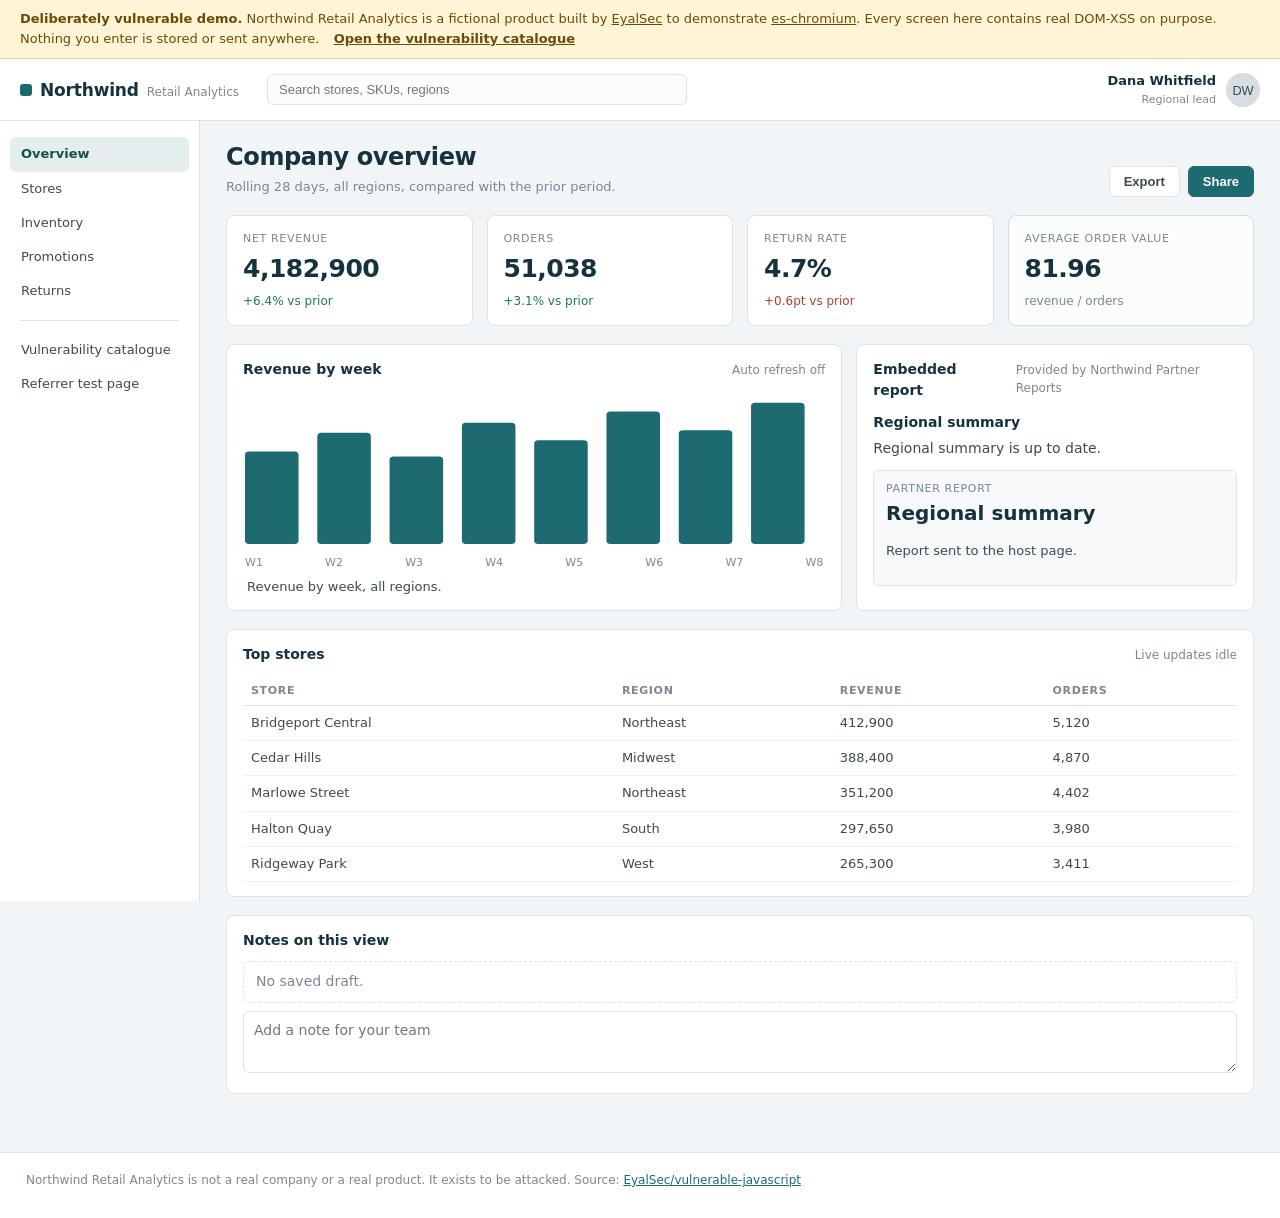
<file: index.html>
<!doctype html>
<html lang="en">
<head>
<meta charset="utf-8">
<meta name="viewport" content="width=device-width, initial-scale=1">
<meta name="robots" content="noindex, nofollow">
<title>Northwind Retail Analytics</title>
<link rel="stylesheet" href="styles.css">
</head>
<body>

<div id="demo-banner" role="note">
  <strong>Deliberately vulnerable demo.</strong>
  Northwind Retail Analytics is a fictional product built by
  <a href="https://eyalsec.com">EyalSec</a> to demonstrate
  <a href="https://github.com/EyalSec/es-chromium">es-chromium</a>. Every screen
  here contains real DOM-XSS on purpose. Nothing you enter is stored or sent
  anywhere.
  <a class="banner-link" href="catalog.html">Open the vulnerability catalogue</a>
</div>

<header class="topbar">
  <div class="brand">
    <span class="brand-mark" aria-hidden="true"></span>
    <span class="brand-name">Northwind</span>
    <span class="brand-sub">Retail Analytics</span>
  </div>

  <form class="search" method="get" action="index.html" role="search">
    <input type="search" name="q" placeholder="Search stores, SKUs, regions" aria-label="Search">
  </form>

  <div class="account">
    <span class="acct-name">Dana Whitfield</span>
    <span class="acct-role">Regional lead</span>
    <img id="avatar" class="avatar" alt="" src="data:image/svg+xml;utf8,%3Csvg%20xmlns%3D%22http%3A%2F%2Fwww.w3.org%2F2000%2Fsvg%22%20width%3D%2264%22%20height%3D%2264%22%3E%3Crect%20width%3D%2264%22%20height%3D%2264%22%20fill%3D%22%23d7dee3%22%2F%3E%3Ctext%20x%3D%2232%22%20y%3D%2241%22%20font-family%3D%22sans-serif%22%20font-size%3D%2224%22%20fill%3D%22%233c4a52%22%20text-anchor%3D%22middle%22%3EDW%3C%2Ftext%3E%3C%2Fsvg%3E">
  </div>
</header>

<div class="shell">

  <nav class="sidebar" aria-label="Sections">
    <a class="nav-item is-current" href="index.html#view=Company%20overview">Overview</a>
    <a class="nav-item" href="index.html#view=Stores">Stores</a>
    <a class="nav-item" href="index.html#view=Inventory">Inventory</a>
    <a class="nav-item" href="index.html#view=Promotions">Promotions</a>
    <a class="nav-item" href="index.html#view=Returns">Returns</a>
    <div class="nav-sep"></div>
    <a class="nav-item" href="catalog.html">Vulnerability catalogue</a>
    <a class="nav-item" href="depart.html">Referrer test page</a>
  </nav>

  <main class="content">

    <div id="resume-strip" class="strip" hidden>
      <span class="strip-label">Continue where you left off</span>
      <span id="resume-body"></span>
      <span id="resume-time" class="strip-time"></span>
    </div>

    <div class="page-head">
      <div>
        <h1 class="view-title">
          <span id="view-label">Company overview</span>
        </h1>
        <p id="view-note" class="view-note">Rolling 28 days, all regions, compared with the prior period.</p>
      </div>
      <div class="page-actions">
        <button id="btn-export" class="btn" type="button">Export</button>
        <button id="btn-share" class="btn btn-primary" type="button">Share</button>
      </div>
    </div>

    <div id="search-panel" class="panel" hidden>
      <div id="search-head" class="panel-head"></div>
      <ul id="search-results" class="result-list"></ul>
    </div>

    <section class="tiles" aria-label="Key figures">
      <article class="tile">
        <span class="tile-label">Net revenue</span>
        <span class="tile-value" id="kpi-revenue">4,182,900</span>
        <span class="tile-delta up">+6.4% vs prior</span>
      </article>
      <article class="tile">
        <span class="tile-label">Orders</span>
        <span class="tile-value" id="kpi-orders">51,038</span>
        <span class="tile-delta up">+3.1% vs prior</span>
      </article>
      <article class="tile">
        <span class="tile-label">Return rate</span>
        <span class="tile-value" id="kpi-returns">4.7%</span>
        <span class="tile-delta down">+0.6pt vs prior</span>
      </article>
      <article class="tile tile-computed">
        <span class="tile-label" id="computed-label">Average order value</span>
        <span class="tile-value" id="computed-value">81.96</span>
        <span class="tile-delta" id="computed-formula">revenue / orders</span>
      </article>
    </section>

    <section class="grid">
      <div class="panel panel-chart">
        <div class="panel-head">
          <h2>Revenue by week</h2>
          <span class="panel-meta" id="refresh-note">Auto refresh off</span>
        </div>
        <nw-chart id="chart"></nw-chart>
      </div>

      <div class="panel">
        <div class="panel-head">
          <h2>Embedded report</h2>
          <span class="panel-meta">Provided by Northwind Partner Reports</span>
        </div>
        <div id="widget-title" class="widget-title">Waiting for the report widget</div>
        <div id="widget-body" class="widget-body"></div>
        <iframe id="widget-frame" class="widget-frame" title="Partner report widget" src="about:blank"></iframe>
      </div>
    </section>

    <section class="panel">
      <div class="panel-head">
        <h2>Top stores</h2>
        <span class="panel-meta" id="live-note">Live updates idle</span>
      </div>
      <table class="table">
        <thead><tr><th>Store</th><th>Region</th><th>Revenue</th><th>Orders</th></tr></thead>
        <tbody id="store-rows"></tbody>
      </table>
    </section>

    <section class="panel">
      <div class="panel-head">
        <h2>Notes on this view</h2>
        <span class="panel-meta" id="draft-count"></span>
      </div>
      <div id="draft-slot" class="draft-slot">No saved draft.</div>
      <textarea class="draft-input" rows="2" placeholder="Add a note for your team"></textarea>
    </section>

  </main>
</div>

<div id="export-panel" class="export-panel" hidden>
  <div class="panel-head"><h2>Export preview</h2></div>
  <div id="export-head" class="export-head"></div>
  <iframe id="print-frame" class="print-frame" title="Print preview"></iframe>
</div>

<footer class="foot">
  Northwind Retail Analytics is not a real company or a real product. It exists
  to be attacked. Source:
  <a href="https://github.com/EyalSec/vulnerable-javascript">EyalSec/vulnerable-javascript</a>
</footer>

<script src="catalog.js"></script>
<script src="components.js"></script>
<script src="app.js"></script>
</body>
</html>
</file>
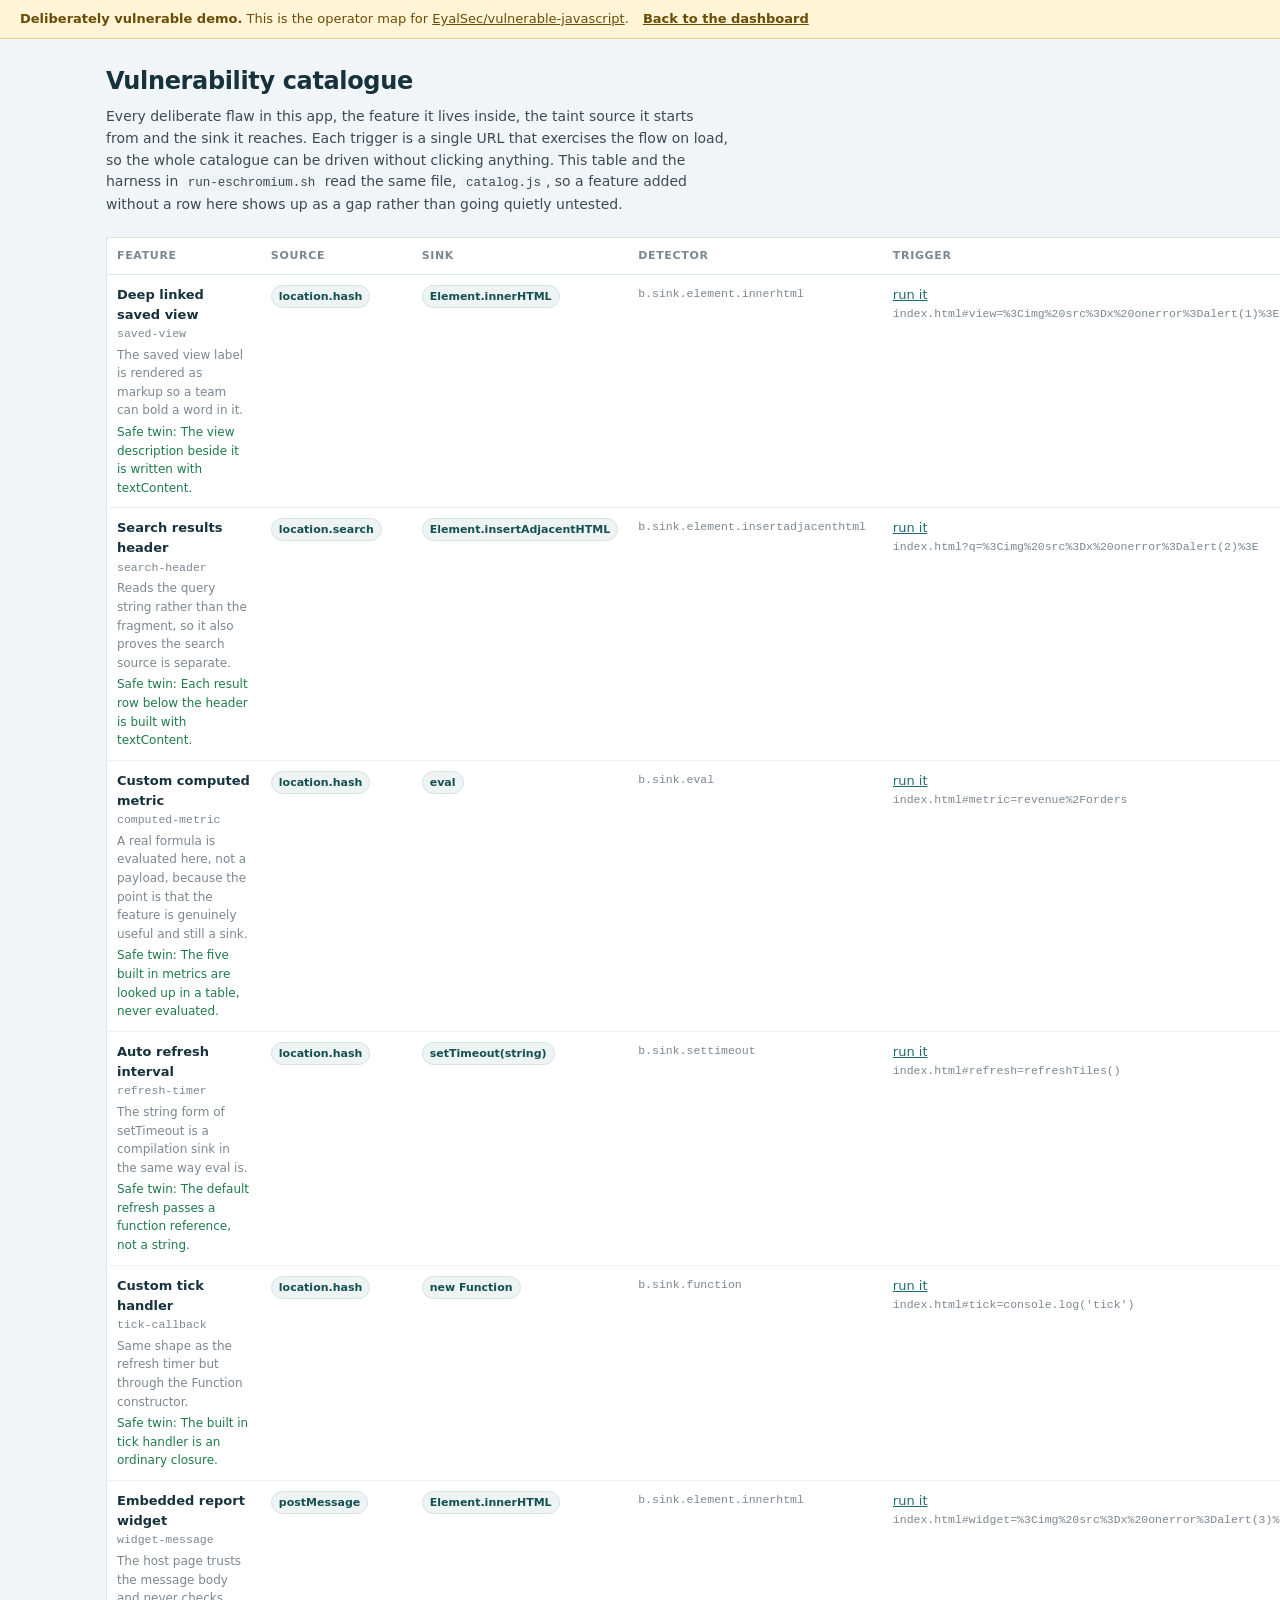
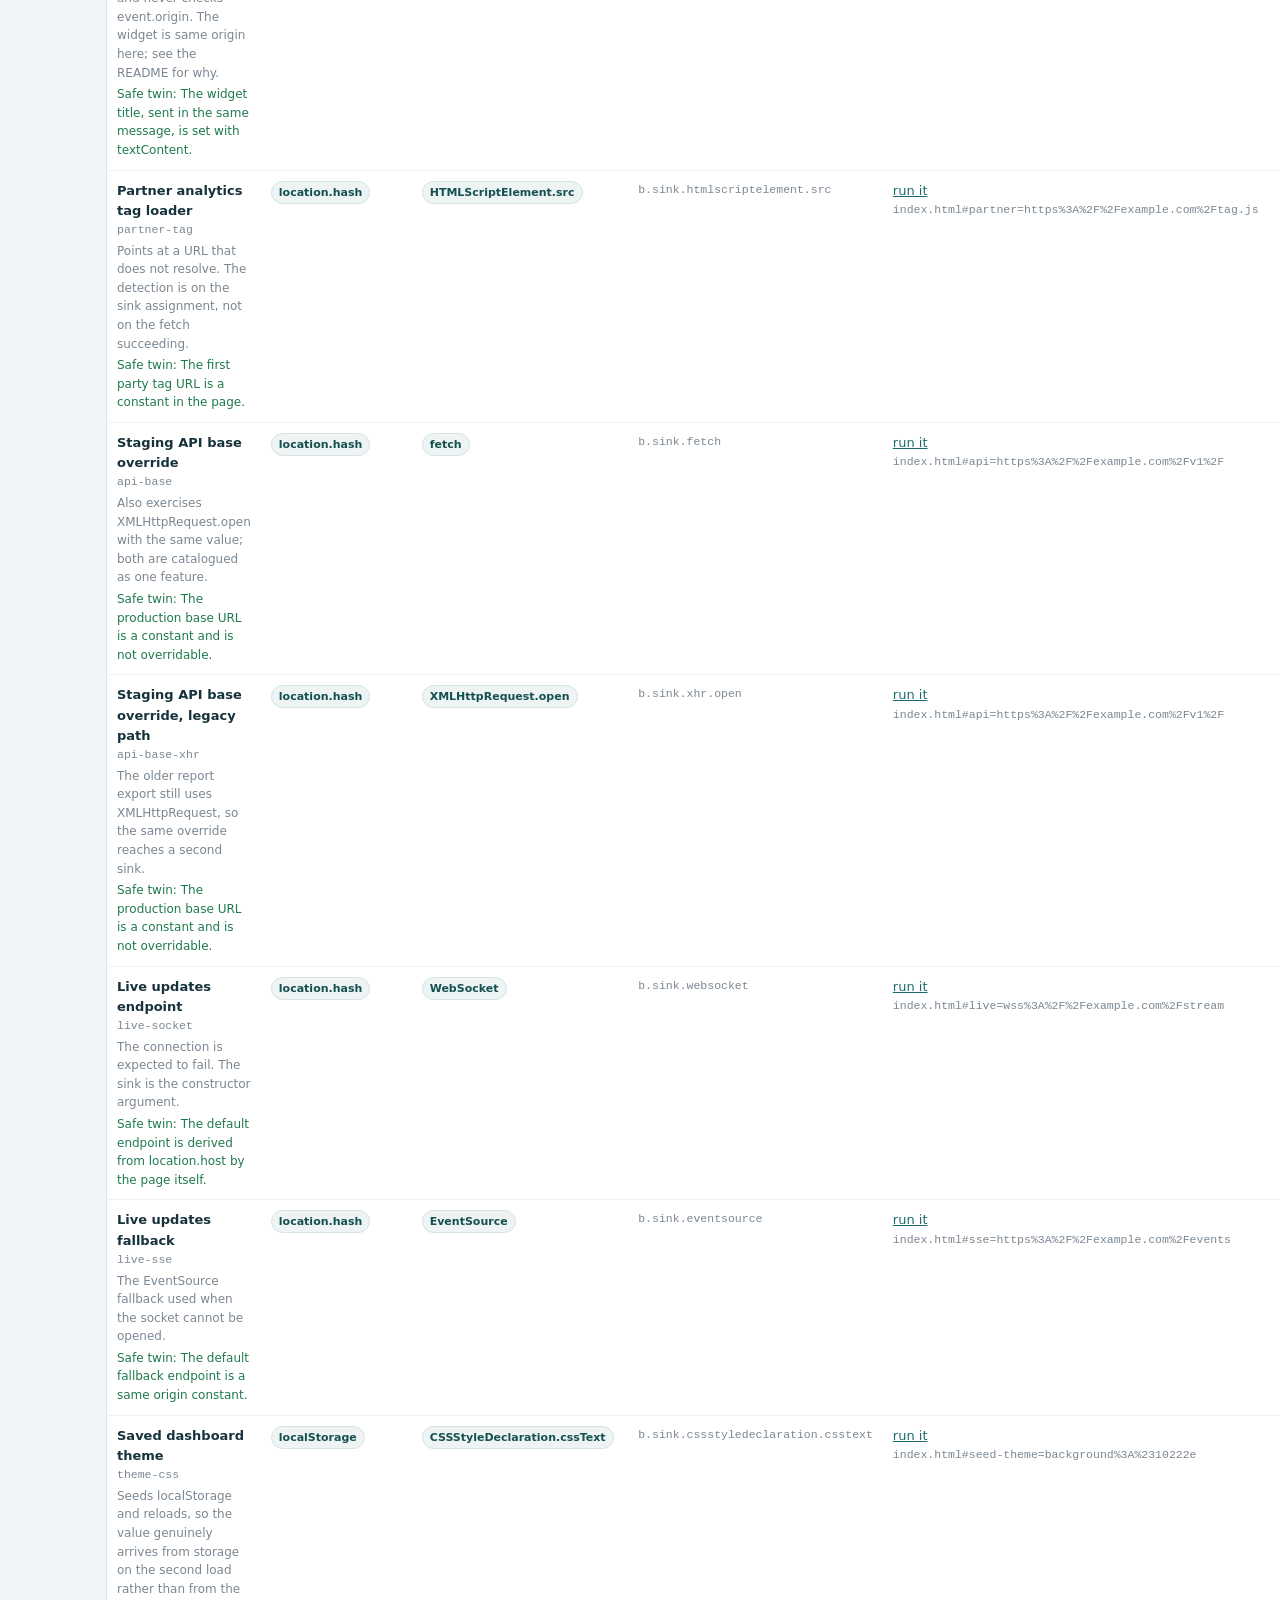
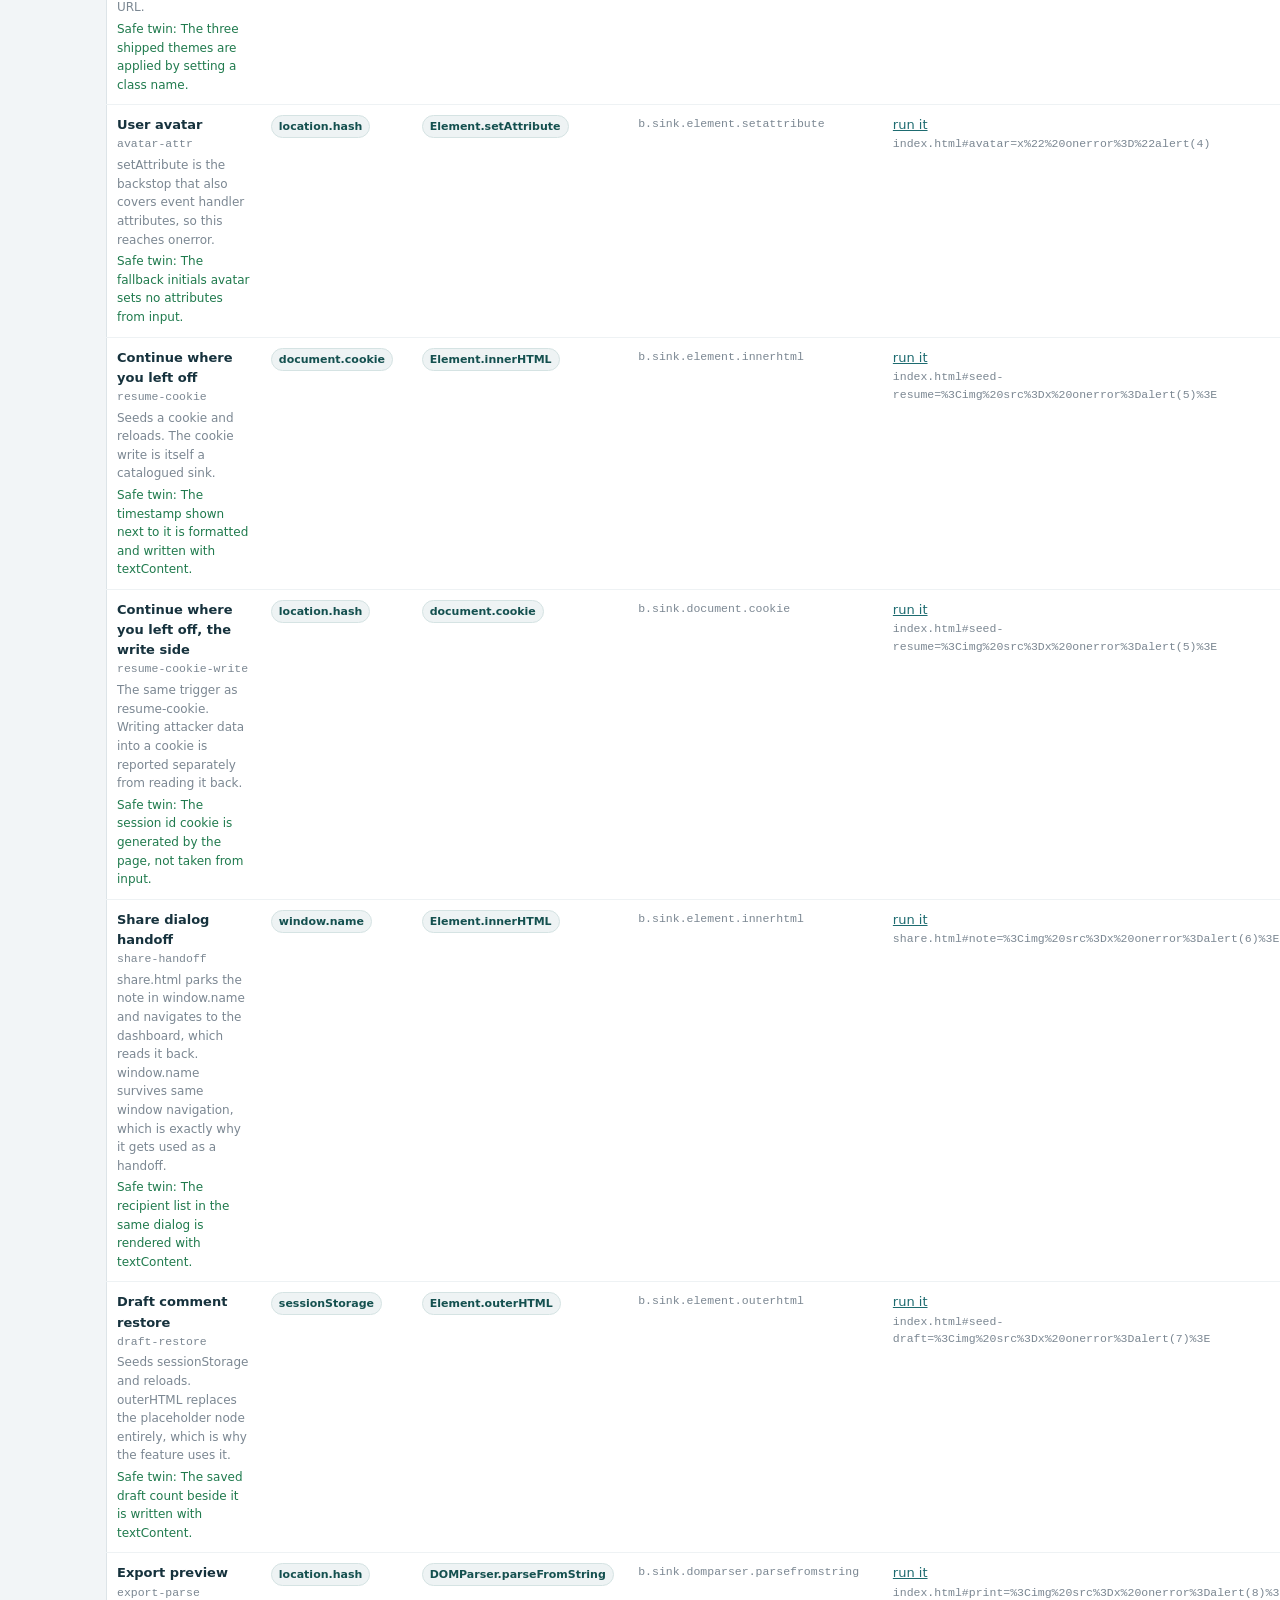
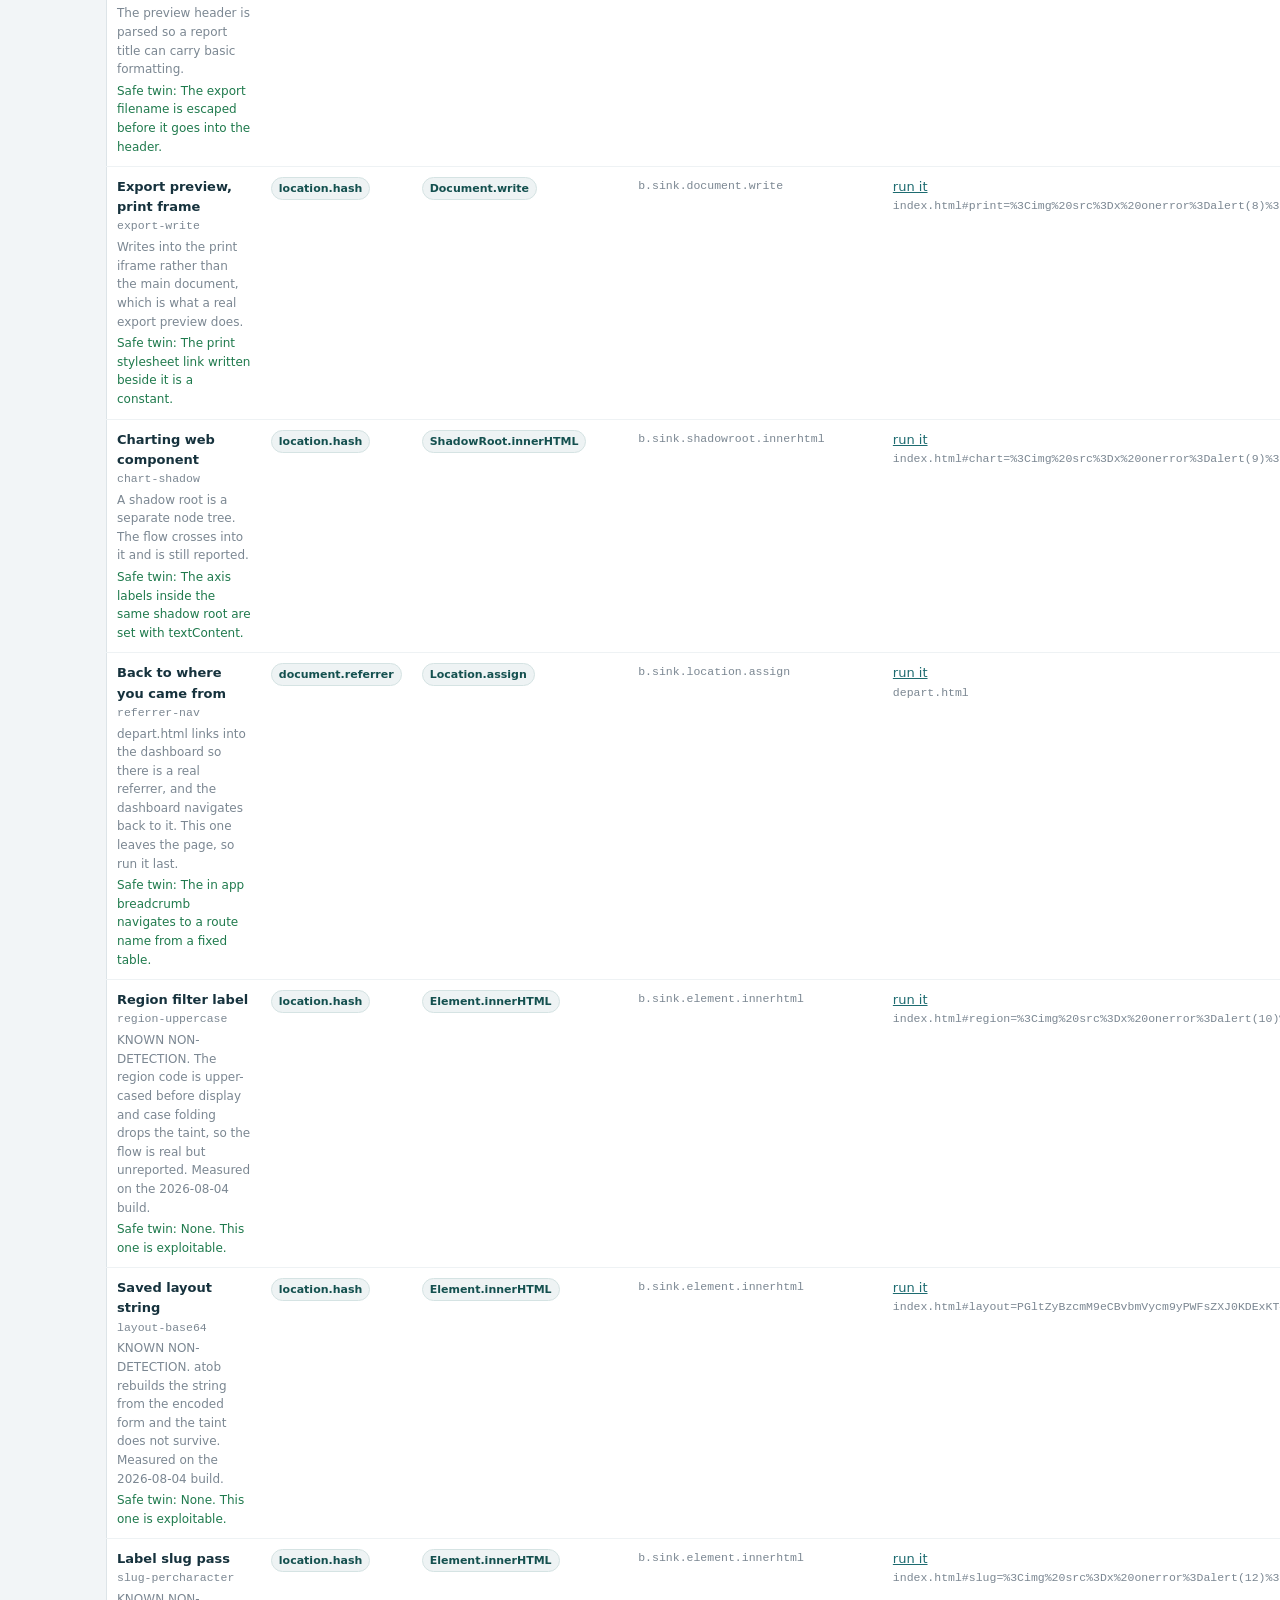
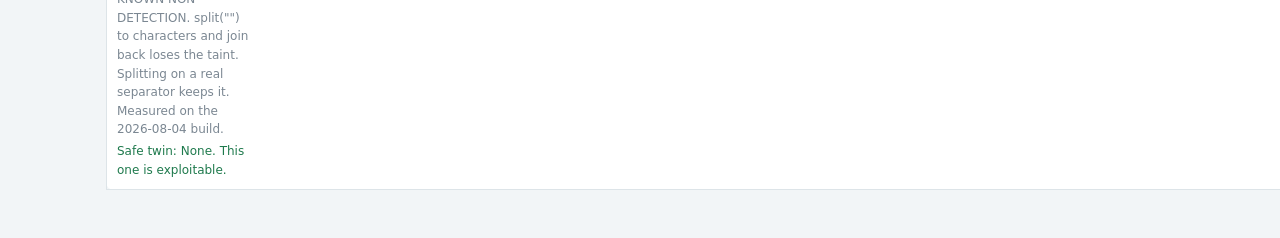
<file: catalog.html>
<!doctype html>
<html lang="en">
<head>
<meta charset="utf-8">
<meta name="viewport" content="width=device-width, initial-scale=1">
<meta name="robots" content="noindex, nofollow">
<title>Vulnerability catalogue · Northwind Retail Analytics</title>
<link rel="stylesheet" href="styles.css">
</head>
<body>

<div id="demo-banner" role="note">
  <strong>Deliberately vulnerable demo.</strong>
  This is the operator map for
  <a href="https://github.com/EyalSec/vulnerable-javascript">EyalSec/vulnerable-javascript</a>.
  <a class="banner-link" href="index.html">Back to the dashboard</a>
</div>

<div class="cat-wrap">
  <h1>Vulnerability catalogue</h1>
  <p class="cat-intro">
    Every deliberate flaw in this app, the feature it lives inside, the taint
    source it starts from and the sink it reaches. Each trigger is a single URL
    that exercises the flow on load, so the whole catalogue can be driven
    without clicking anything. This table and the harness in
    <code>run-eschromium.sh</code> read the same file, <code>catalog.js</code>,
    so a feature added without a row here shows up as a gap rather than going
    quietly untested.
  </p>

  <table class="cat-table">
    <thead>
      <tr>
        <th>Feature</th>
        <th>Source</th>
        <th>Sink</th>
        <th>Detector</th>
        <th>Trigger</th>
      </tr>
    </thead>
    <tbody id="rows"></tbody>
  </table>
</div>

<script src="catalog.js"></script>
<script>
(function () {
  "use strict";
  var body = document.getElementById("rows");

  CATALOG.forEach(function (row) {
    var tr = document.createElement("tr");

    var feature = document.createElement("td");
    var name = document.createElement("div");
    name.className = "cat-feature";
    name.textContent = row.feature;
    feature.appendChild(name);
    var id = document.createElement("div");
    id.className = "cat-id";
    id.textContent = row.id;
    feature.appendChild(id);
    if (row.note) {
      var note = document.createElement("div");
      note.className = "cat-note";
      note.textContent = row.note;
      feature.appendChild(note);
    }
    if (row.safe) {
      var safe = document.createElement("div");
      safe.className = "cat-safe";
      safe.textContent = "Safe twin: " + row.safe;
      feature.appendChild(safe);
    }
    tr.appendChild(feature);

    var source = document.createElement("td");
    var sp = document.createElement("span");
    sp.className = "pill";
    sp.textContent = row.source;
    source.appendChild(sp);
    tr.appendChild(source);

    var sink = document.createElement("td");
    var sk = document.createElement("span");
    sk.className = "pill";
    sk.textContent = row.sink;
    sink.appendChild(sk);
    tr.appendChild(sink);

    var det = document.createElement("td");
    det.className = "cat-id";
    det.textContent = row.detector;
    tr.appendChild(det);

    var trig = document.createElement("td");
    var a = document.createElement("a");
    a.href = row.trigger;               // the trigger is authored in catalog.js
    a.textContent = "run it";
    trig.appendChild(a);
    var raw = document.createElement("div");
    raw.className = "cat-id";
    raw.textContent = row.trigger;      // shown as text, never as markup
    trig.appendChild(raw);
    tr.appendChild(trig);

    body.appendChild(tr);
  });
}());
</script>
</body>
</html>
</file>
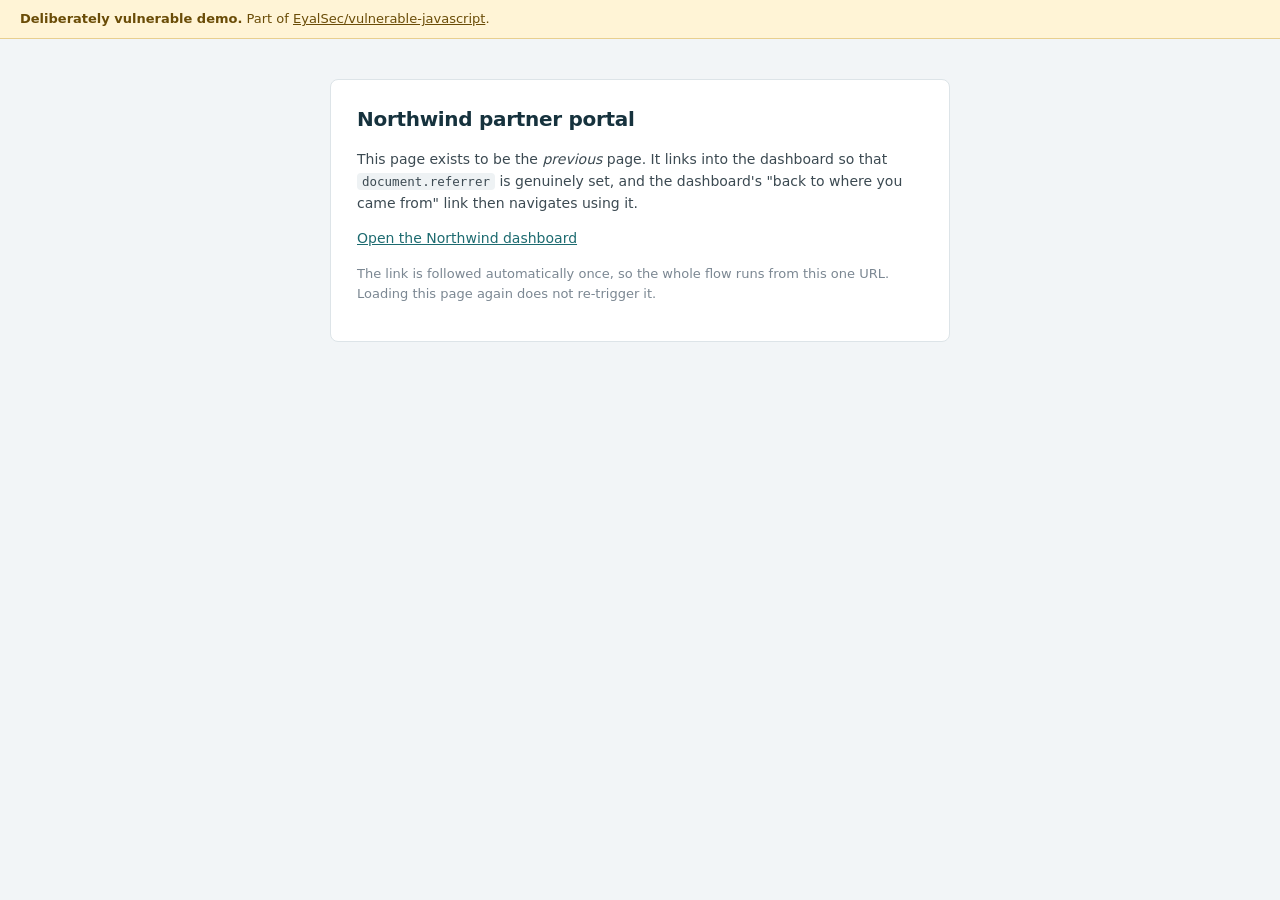
<file: depart.html>
<!doctype html>
<html lang="en">
<head>
<meta charset="utf-8">
<meta name="viewport" content="width=device-width, initial-scale=1">
<meta name="robots" content="noindex, nofollow">
<title>Northwind partner portal</title>
<link rel="stylesheet" href="styles.css">
</head>
<body class="plain">

<div id="demo-banner" role="note">
  <strong>Deliberately vulnerable demo.</strong>
  Part of <a href="https://github.com/EyalSec/vulnerable-javascript">EyalSec/vulnerable-javascript</a>.
</div>

<main class="card">
  <h1>Northwind partner portal</h1>
  <p>
    This page exists to be the <em>previous</em> page. It links into the
    dashboard so that <code>document.referrer</code> is genuinely set, and the
    dashboard's "back to where you came from" link then navigates using it.
  </p>
  <p>
    <a id="into" href="index.html#back">Open the Northwind dashboard</a>
  </p>
  <p class="muted">
    The link is followed automatically once, so the whole flow runs from this
    one URL. Loading this page again does not re-trigger it.
  </p>
</main>

<script>
(function () {
  "use strict";
  // Follow the link once per session so the flow is reachable from a single
  // URL, and stop afterwards so the two pages cannot bounce forever.
  if (!sessionStorage.getItem("nw.departed")) {
    sessionStorage.setItem("nw.departed", "1");
    setTimeout(function () { location.href = "index.html#back"; }, 400);
  }
}());
</script>
</body>
</html>
</file>
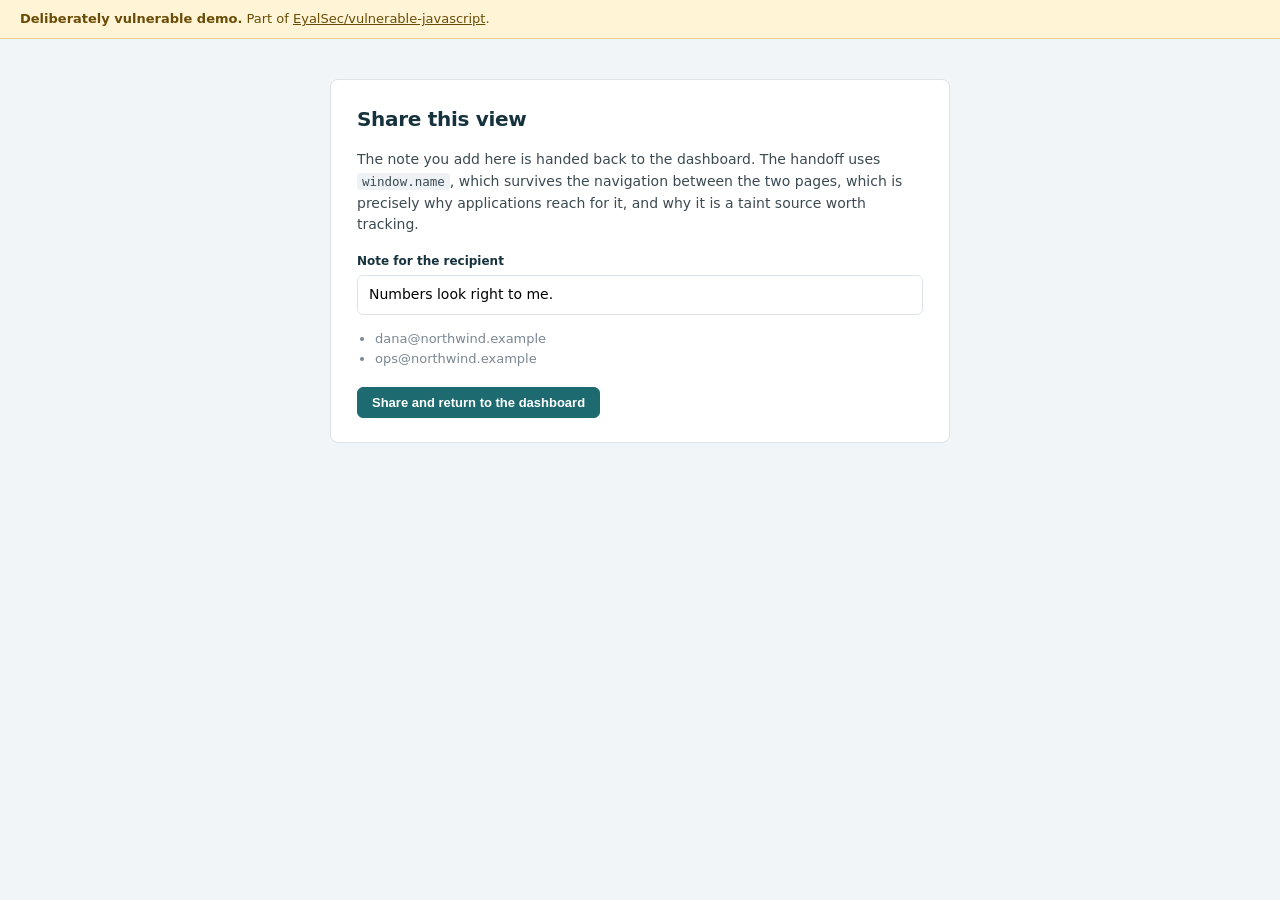
<file: share.html>
<!doctype html>
<html lang="en">
<head>
<meta charset="utf-8">
<meta name="viewport" content="width=device-width, initial-scale=1">
<meta name="robots" content="noindex, nofollow">
<title>Share this view · Northwind Retail Analytics</title>
<link rel="stylesheet" href="styles.css">
</head>
<body class="plain">

<div id="demo-banner" role="note">
  <strong>Deliberately vulnerable demo.</strong>
  Part of <a href="https://github.com/EyalSec/vulnerable-javascript">EyalSec/vulnerable-javascript</a>.
</div>

<main class="card">
  <h1>Share this view</h1>
  <p>
    The note you add here is handed back to the dashboard. The handoff uses
    <code>window.name</code>, which survives the navigation between the two
    pages, which is precisely why applications reach for it, and why it is a
    taint source worth tracking.
  </p>

  <label for="note">Note for the recipient</label>
  <input id="note" type="text" value="Numbers look right to me.">

  <div class="row">
    <ul id="recipients" class="plain-list"></ul>
  </div>

  <button id="go" class="btn btn-primary" type="button">Share and return to the dashboard</button>
</main>

<script>
(function () {
  "use strict";

  // The demo can preload the note from the fragment so the whole handoff is
  // reachable from a single URL.
  var preset = null;
  var raw = location.hash.slice(1);
  raw.split("&").forEach(function (pair) {
    var i = pair.indexOf("=");
    if (i > 0 && pair.slice(0, i) === "note") {
      preset = decodeURIComponent(pair.slice(i + 1));
    }
  });

  var input = document.getElementById("note");
  if (preset !== null) { input.value = preset; }

  // SAFE TWIN: the recipient list is rendered with textContent.
  ["dana@northwind.example", "ops@northwind.example"].forEach(function (who) {
    var li = document.createElement("li");
    li.textContent = who;
    document.getElementById("recipients").appendChild(li);
  });

  function handoff() {
    // Park the note where the next page can pick it up, then navigate. The
    // target is a constant so the navigation itself carries no flow.
    window.name = input.value;
    location.href = "index.html#share";
  }

  document.getElementById("go").addEventListener("click", handoff);

  if (preset !== null) { setTimeout(handoff, 250); }
}());
</script>
</body>
</html>
</file>
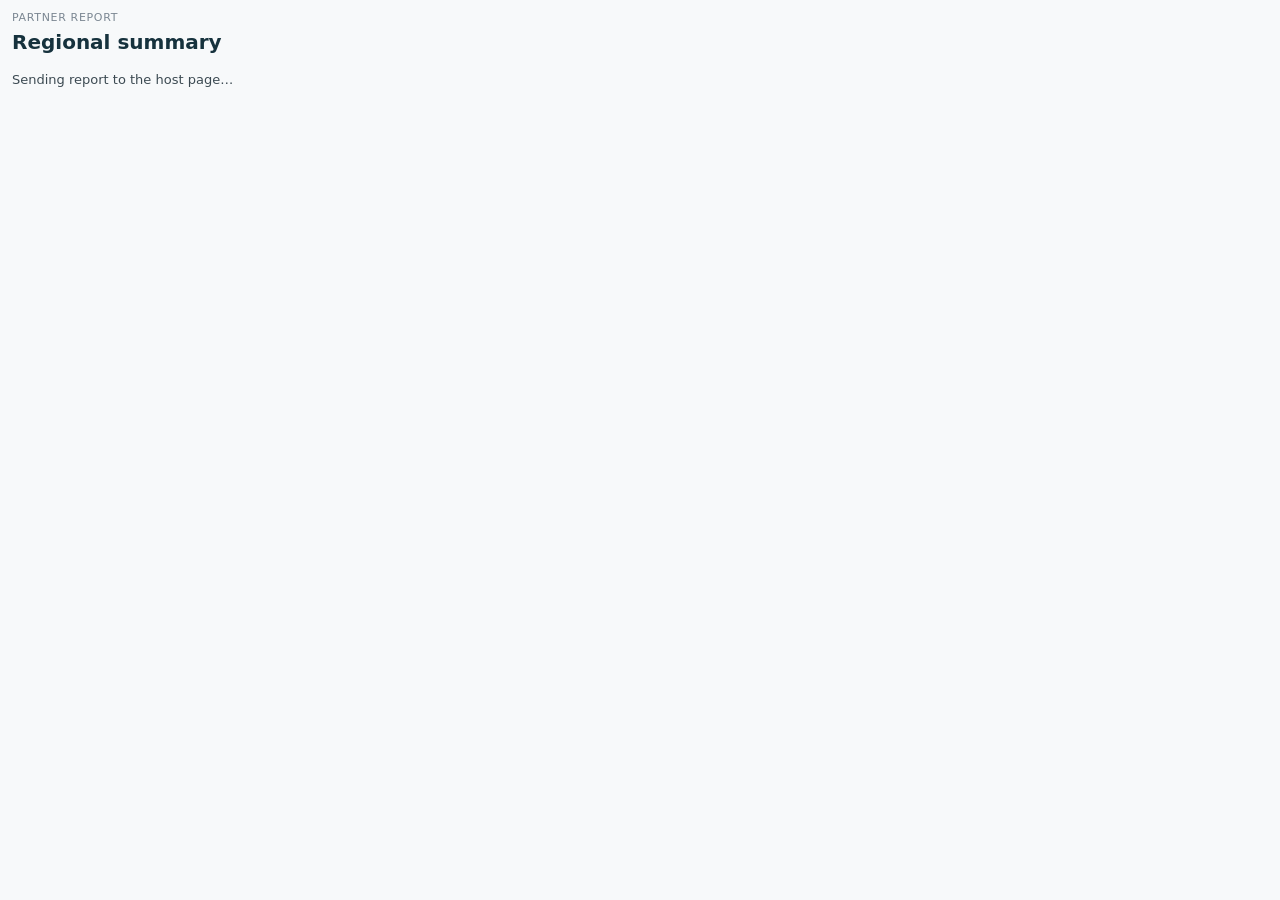
<file: widget.html>
<!doctype html>
<html lang="en">
<head>
<meta charset="utf-8">
<meta name="robots" content="noindex, nofollow">
<title>Northwind Partner Reports</title>
<style>
  body { margin: 0; font: 400 13px/1.5 system-ui, -apple-system, "Segoe UI", sans-serif;
         color: #3c4a52; background: #f7f9fa; padding: 10px 12px; }
  .k { color: #7b8792; font-size: 11px; text-transform: uppercase; letter-spacing: .06em; }
  .v { font-size: 20px; font-weight: 600; color: #16323d; }
</style>
</head>
<body>

<div class="k">Partner report</div>
<div class="v">Regional summary</div>
<p id="status">Sending report to the host page…</p>

<script>
/*
 * The "third party" report widget.
 *
 * The host page embeds this and trusts whatever comes back over postMessage.
 * The widget is configured through its own URL, which is how embedded reports
 * are normally parameterised.
 *
 * On GitHub Pages this frame is same origin with its host. That is deliberate:
 * a cross origin frame is the more realistic shape, but a Pages site only has
 * one origin, and the flow being demonstrated (postMessage data reaching
 * innerHTML in the host) is identical either way. See the README.
 */
(function () {
  "use strict";

  var body = "Regional summary is up to date.";
  var raw = location.hash.slice(1);
  raw.split("&").forEach(function (pair) {
    var i = pair.indexOf("=");
    if (i > 0 && pair.slice(0, i) === "msg") {
      body = decodeURIComponent(pair.slice(i + 1));
    }
  });

  function send() {
    parent.postMessage({ title: "Regional summary", body: body }, "*");
    document.getElementById("status").textContent = "Report sent to the host page.";
  }

  if (parent !== window) { send(); }
}());
</script>
</body>
</html>
</file>
<file: styles.css>
/* Northwind Retail Analytics: presentation only. Nothing here is part of the
   demonstration; the vulnerabilities all live in app.js and components.js. */

:root {
  --ink:      #16323d;
  --body:     #3c4a52;
  --muted:    #7b8792;
  --line:     #dde4e8;
  --bg:       #f2f5f7;
  --panel:    #ffffff;
  --accent:   #1d6b70;
  --accent-d: #14504f;
  --warn-bg:  #fff4d6;
  --warn-ink: #6a4c07;
  --warn-line:#e8cf8f;
  --up:       #1f7a4d;
  --down:     #a8442a;
}

* { box-sizing: border-box; }

/* An author display rule beats the UA sheet's [hidden] { display: none }, so
   any element this app hides with the hidden attribute needs this. Without it
   the resume strip is visible and empty on a clean load. */
[hidden] { display: none !important; }

body {
  margin: 0;
  font: 400 14px/1.55 system-ui, -apple-system, "Segoe UI", Roboto, sans-serif;
  color: var(--body);
  background: var(--bg);
}

a { color: var(--accent); }

/* ------------------------------------------------------------- the banner -- */

#demo-banner {
  background: var(--warn-bg);
  color: var(--warn-ink);
  border-bottom: 1px solid #e8cf8f;
  padding: 9px 20px;
  font-size: 13px;
}
#demo-banner a { color: #6a4c07; }
.banner-link { margin-left: 10px; font-weight: 600; white-space: nowrap; }

/* ------------------------------------------------------------------- top -- */

.topbar {
  display: flex;
  align-items: center;
  gap: 28px;
  background: var(--panel);
  border-bottom: 1px solid var(--line);
  padding: 12px 20px;
}
.brand { display: flex; align-items: baseline; gap: 8px; }
.brand-mark {
  width: 12px; height: 12px; border-radius: 3px;
  background: var(--accent); display: inline-block; align-self: center;
}
.brand-name { font-size: 17px; font-weight: 700; color: var(--ink); letter-spacing: -.01em; }
.brand-sub  { font-size: 12px; color: var(--muted); }

.search { flex: 1; max-width: 420px; }
.search input {
  width: 100%; padding: 7px 11px; font-size: 13px;
  border: 1px solid var(--line); border-radius: 6px; background: #fbfcfd;
  color: var(--body);
}
.search input:focus { outline: 2px solid #a8ccce; border-color: var(--accent); }

.account { margin-left: auto; display: grid; grid-template-columns: auto 34px;
           gap: 0 10px; align-items: center; flex: 0 0 auto; }
.acct-name { font-weight: 600; color: var(--ink); font-size: 13px; text-align: right;
             white-space: nowrap; }
.acct-role { font-size: 11px; color: var(--muted); text-align: right;
             white-space: nowrap; }
/* The column is explicit on purpose. An item with a definite row position is
   placed before the auto-placed ones, so without this the avatar claims
   column 1 and the name is squeezed into the 34px avatar column. */
.avatar { grid-row: 1 / 3; grid-column: 2; width: 34px; height: 34px;
          border-radius: 50%; object-fit: cover; background: #d7dee3; }

/* ----------------------------------------------------------------- shell -- */

.shell { display: grid; grid-template-columns: 200px 1fr; align-items: start; }

.sidebar {
  padding: 16px 10px; border-right: 1px solid var(--line);
  background: var(--panel); min-height: calc(100vh - 120px);
}
.nav-item {
  display: block; padding: 7px 11px; border-radius: 6px;
  color: var(--body); text-decoration: none; font-size: 13px;
}
.nav-item:hover { background: #eef3f4; }
.nav-item.is-current { background: #e4eeee; color: var(--accent-d); font-weight: 600; }
.nav-sep { height: 1px; background: var(--line); margin: 12px 10px; }

.content { padding: 22px 26px 40px; max-width: 1180px; }

/* ------------------------------------------------------------- page head -- */

.page-head { display: flex; align-items: flex-end; justify-content: space-between;
             gap: 20px; margin-bottom: 18px; }
.view-title { margin: 0; font-size: 24px; line-height: 1.2; color: var(--ink);
              font-weight: 700; letter-spacing: -.015em; }
.view-note  { margin: 5px 0 0; color: var(--muted); font-size: 13px; }
.page-actions { display: flex; gap: 8px; }

.btn {
  padding: 7px 14px; font-size: 13px; font-weight: 600; cursor: pointer;
  border: 1px solid var(--line); border-radius: 6px; background: var(--panel);
  color: var(--body);
}
.btn:hover { border-color: #c3ced4; }
.btn-primary { background: var(--accent); border-color: var(--accent); color: #fff; }
.btn-primary:hover { background: var(--accent-d); border-color: var(--accent-d); }

/* ----------------------------------------------------------------- strip -- */

.strip {
  display: flex; align-items: center; gap: 10px; flex-wrap: wrap;
  background: #e9f1f1; border: 1px solid #cfe0e0; border-radius: 7px;
  padding: 9px 13px; margin-bottom: 16px; font-size: 13px;
}
.strip-label { font-weight: 600; color: var(--accent-d); }
.strip-time  { margin-left: auto; color: var(--muted); font-size: 12px; }
.share-note {
  background: #eef3f4; border: 1px solid var(--line); border-radius: 7px;
  padding: 9px 13px; margin-bottom: 16px; font-size: 13px;
}

/* ----------------------------------------------------------------- tiles -- */

.tiles { display: grid; grid-template-columns: repeat(4, 1fr); gap: 14px;
         margin-bottom: 18px; }
.tile { background: var(--panel); border: 1px solid var(--line); border-radius: 8px;
        padding: 14px 16px; display: flex; flex-direction: column; gap: 3px; }
.tile-label { font-size: 11px; letter-spacing: .06em; text-transform: uppercase;
              color: var(--muted); }
.tile-value { font-size: 25px; font-weight: 700; color: var(--ink);
              font-variant-numeric: tabular-nums; letter-spacing: -.02em; }
.tile-delta { font-size: 12px; color: var(--muted); }
.tile-delta.up   { color: var(--up); }
.tile-delta.down { color: var(--down); }
.tile-computed { border-color: #cfe0e0; background: #fbfdfd; }

/* ---------------------------------------------------------------- panels -- */

.grid { display: grid; grid-template-columns: 1.55fr 1fr; gap: 14px; margin-bottom: 18px; }

.panel { background: var(--panel); border: 1px solid var(--line); border-radius: 8px;
         padding: 14px 16px; margin-bottom: 18px; }
.grid .panel { margin-bottom: 0; }
.panel-head { display: flex; align-items: baseline; justify-content: space-between;
              gap: 12px; margin-bottom: 10px; }
.panel-head h2 { margin: 0; font-size: 14px; font-weight: 700; color: var(--ink); }
.panel-meta { font-size: 12px; color: var(--muted); }

.result-list { margin: 0; padding-left: 18px; }
.result-list li { margin: 3px 0; }

.widget-title { font-weight: 600; color: var(--ink); margin-bottom: 4px; }
.widget-body  { min-height: 20px; }
.widget-frame { width: 100%; height: 116px; border: 1px solid var(--line);
                border-radius: 6px; margin-top: 10px; background: #f7f9fa; }

.table { width: 100%; border-collapse: collapse; font-size: 13px; }
.table th { text-align: left; font-size: 11px; letter-spacing: .06em;
            text-transform: uppercase; color: var(--muted); font-weight: 600;
            padding: 6px 8px; border-bottom: 1px solid var(--line); }
.table td { padding: 7px 8px; border-bottom: 1px solid #eef2f4; }
.table td:nth-child(3), .table td:nth-child(4) { font-variant-numeric: tabular-nums; }

.draft-slot { border: 1px dashed var(--line); border-radius: 6px; padding: 9px 12px;
              color: var(--muted); margin-bottom: 8px; }
.draft-input { width: 100%; padding: 8px 10px; font: inherit; color: var(--body);
               border: 1px solid var(--line); border-radius: 6px; resize: vertical; }

.export-panel { background: var(--panel); border: 1px solid var(--line);
                border-radius: 8px; padding: 14px 16px; margin: 0 26px 24px; }
.export-head h1 { font-size: 18px; margin: 0 0 8px; color: var(--ink); }
.print-frame { width: 100%; height: 160px; border: 1px solid var(--line);
               border-radius: 6px; background: #fff; }

.foot { padding: 18px 26px 28px; color: var(--muted); font-size: 12px;
        border-top: 1px solid var(--line); background: var(--panel); }

/* -------------------------------------------------------- standalone pages -- */

body.plain { background: var(--bg); }
.card { max-width: 620px; margin: 40px auto; background: var(--panel);
        border: 1px solid var(--line); border-radius: 8px; padding: 24px 26px; }
.card h1 { margin: 0 0 10px; font-size: 20px; color: var(--ink); letter-spacing: -.015em; }
.card label { display: block; font-size: 12px; font-weight: 600; color: var(--ink);
              margin: 16px 0 5px; }
.card input[type=text] { width: 100%; padding: 8px 11px; font: inherit;
                         border: 1px solid var(--line); border-radius: 6px; }
.card .row { margin: 14px 0 18px; }
.plain-list { margin: 0; padding-left: 18px; color: var(--muted); font-size: 13px; }
.muted { color: var(--muted); font-size: 13px; }
code { background: #eef2f4; padding: 1px 5px; border-radius: 4px; font-size: 12.5px; }

/* -------------------------------------------------------------- catalogue -- */

.cat-wrap { max-width: 1120px; margin: 0 auto; padding: 24px 26px 48px; }
.cat-wrap h1 { font-size: 24px; color: var(--ink); margin: 0 0 6px; letter-spacing: -.015em; }
.cat-intro { color: var(--body); max-width: 70ch; margin: 0 0 22px; }
.cat-table { width: 100%; border-collapse: collapse; font-size: 13px;
             background: var(--panel); border: 1px solid var(--line); border-radius: 8px; }
.cat-table th { text-align: left; font-size: 11px; letter-spacing: .06em;
                text-transform: uppercase; color: var(--muted); font-weight: 600;
                padding: 9px 10px; border-bottom: 1px solid var(--line); }
.cat-table td { padding: 10px; border-bottom: 1px solid #eef2f4; vertical-align: top; }
.cat-table tr:last-child td { border-bottom: 0; }
.cat-feature { font-weight: 600; color: var(--ink); }
.cat-note { color: var(--muted); font-size: 12px; margin-top: 3px; max-width: 46ch; }
.cat-safe { color: var(--up); font-size: 12px; margin-top: 3px; max-width: 46ch; }
.pill { display: inline-block; padding: 2px 7px; border-radius: 20px; font-size: 11px;
        font-weight: 600; background: #eef3f4; color: var(--accent-d);
        border: 1px solid #d5e3e3; white-space: nowrap; }
.cat-id { font-family: ui-monospace, "SF Mono", Menlo, monospace; font-size: 11.5px;
          color: var(--muted); }

/* ---------------------------------------------------------------- narrow -- */

@media (max-width: 900px) {
  .shell { grid-template-columns: 1fr; }
  .sidebar { min-height: 0; border-right: 0; border-bottom: 1px solid var(--line);
             display: flex; flex-wrap: wrap; gap: 4px; }
  .tiles { grid-template-columns: repeat(2, 1fr); }
  .grid  { grid-template-columns: 1fr; }
  .topbar { flex-wrap: wrap; gap: 12px; }
  .search { order: 3; max-width: none; flex-basis: 100%; }
  .content { padding: 18px 16px 32px; }
}

@media (max-width: 560px) {
  .tiles { grid-template-columns: 1fr; }
  .page-head { flex-direction: column; align-items: flex-start; }
  .cat-table, .cat-table tbody, .cat-table tr, .cat-table td { display: block; width: 100%; }
  .cat-table thead { display: none; }
  .cat-table tr { border-bottom: 1px solid var(--line); padding: 8px 0; }
  .cat-table td { border: 0; padding: 4px 10px; }
}
</file>
